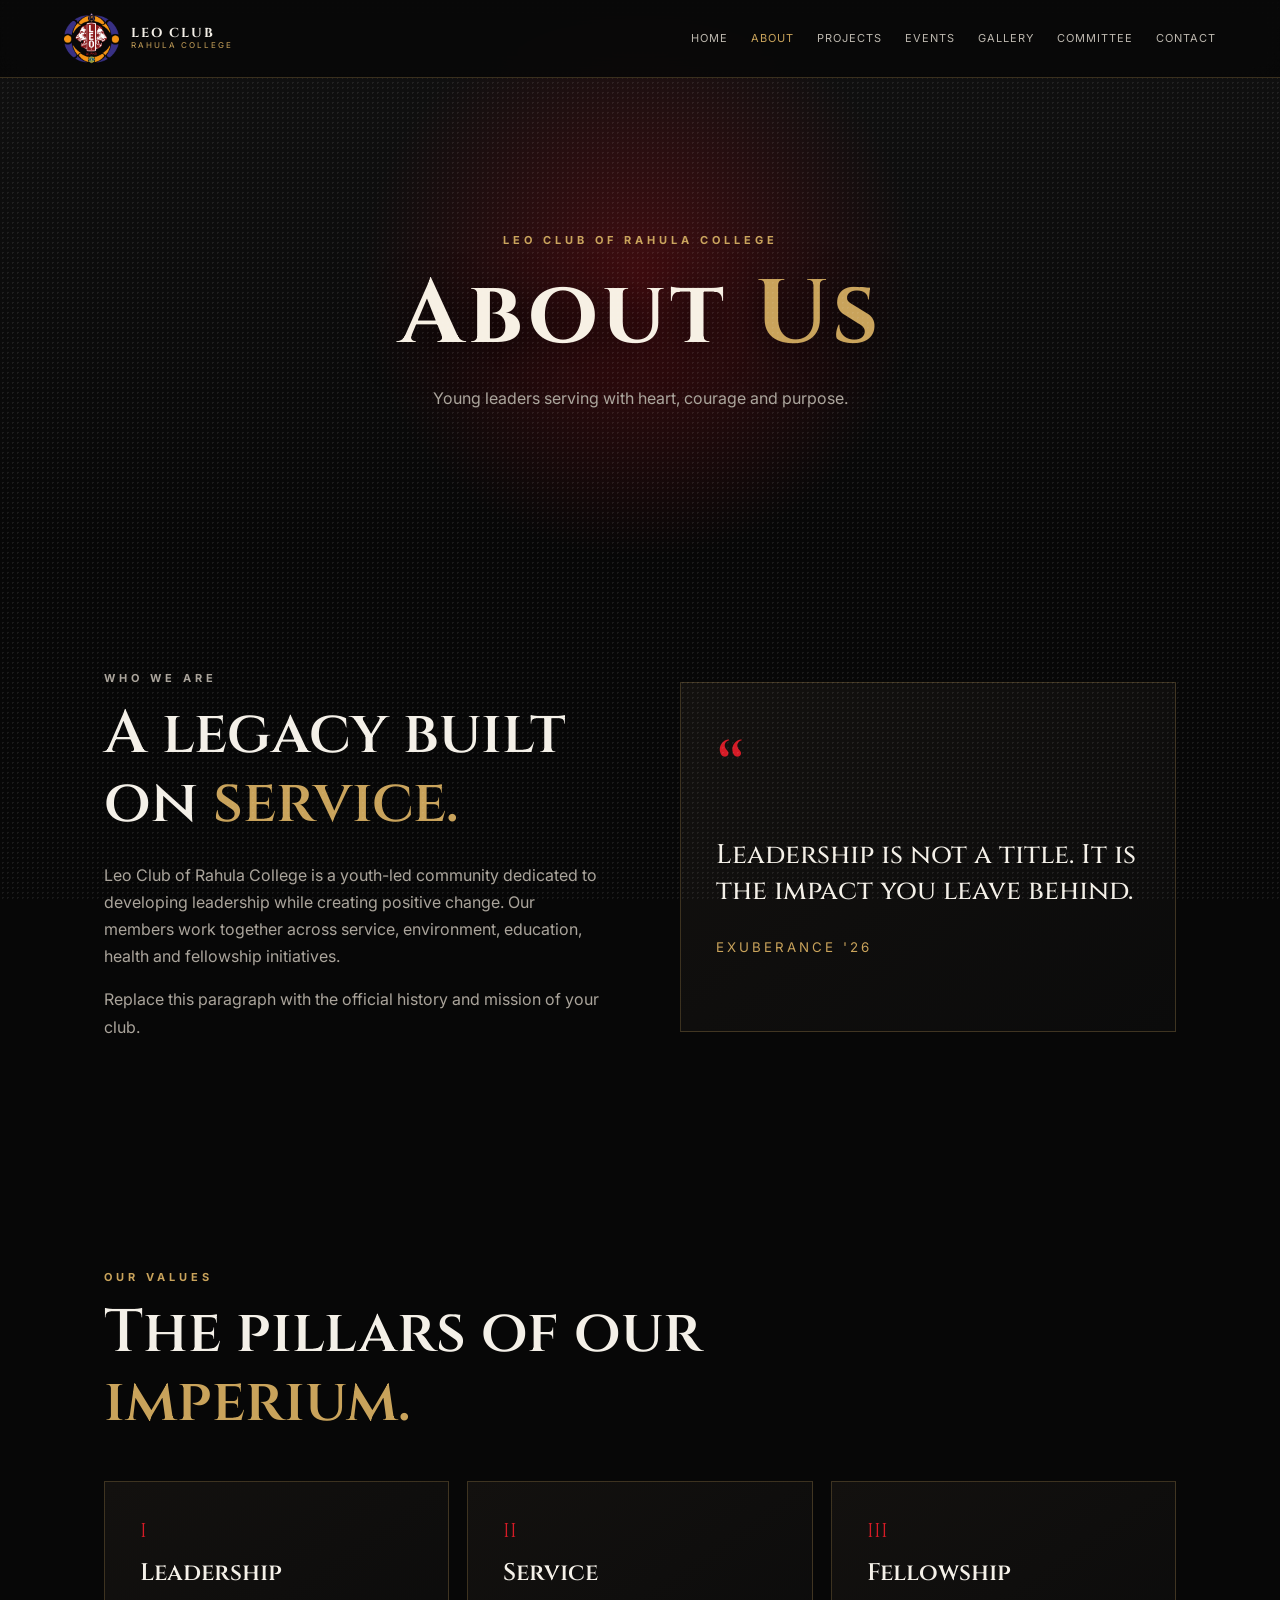
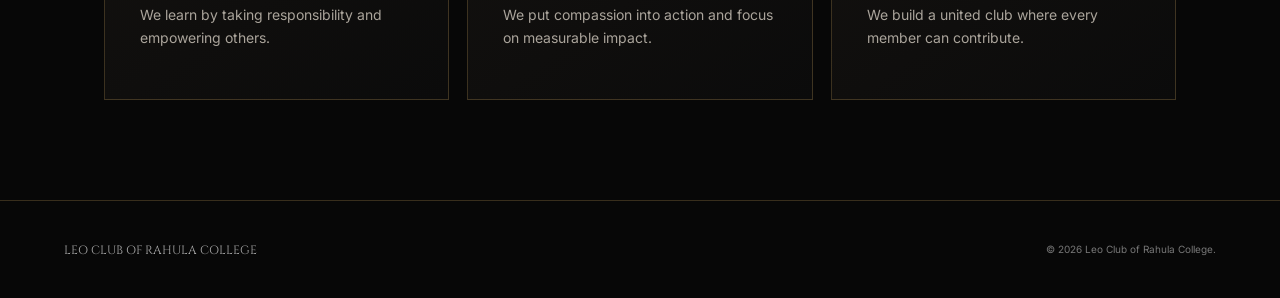
<file: about.html>
<!DOCTYPE html>
<html lang="en"><head><meta charset="UTF-8"><meta name="viewport" content="width=device-width,initial-scale=1.0"><title>About | Leo Club of Rahula College</title><link rel="preconnect" href="https://fonts.googleapis.com"><link rel="preconnect" href="https://fonts.gstatic.com" crossorigin><link href="https://fonts.googleapis.com/css2?family=Cinzel:wght@500;600;700;800&family=Inter:wght@400;500;600;700&display=swap" rel="stylesheet"><link rel="stylesheet" href="style.css"></head>

  <body>
    <header class="site-header">
  <a class="brand" href="index.html"><img src="LCRC.png" alt="Leo Club of Rahula College Logo"><div><b>LEO CLUB</b><small>RAHULA COLLEGE</small></div></a>
  <button class="menu-toggle" aria-label="Open menu">☰</button>
  <nav>
<a  href="index.html">Home</a>
    <a class="active" href="about.html">About</a>
    <a href="projects.html">Projects</a>
    <a href="events.html">Events</a>
    <a href="gallery.html">Gallery</a>
    <a href="team.html">Committee</a>
    <a href="contact.html">Contact</a>
  </nav>
</header>
<main><section class="page-hero"><p class="eyebrow">LEO CLUB OF RAHULA COLLEGE</p><h1>About <span>Us</span></h1><p>Young leaders serving with heart, courage and purpose.</p></section>
<section class="section split"><div class="text-block reveal"><p class="eyebrow">WHO WE ARE</p><h2>A legacy built on <span>service.</span></h2><p>Leo Club of Rahula College is a youth-led community dedicated to developing leadership while creating positive change. Our members work together across service, environment, education, health and fellowship initiatives.</p><p>Replace this paragraph with the official history and mission of your club.</p></div><div class="quote-card reveal"><span>“</span><h3>Leadership is not a title. It is the impact you leave behind.</h3><small>EXUBERANCE '26</small></div></section>
<section class="section"><div class="section-heading reveal"><p class="eyebrow">OUR VALUES</p><h2>The pillars of our <span>imperium.</span></h2></div><div class="feature-grid"><article class="feature-item reveal"><b>I</b><h3>Leadership</h3><p>We learn by taking responsibility and empowering others.</p></article><article class="feature-item reveal"><b>II</b><h3>Service</h3><p>We put compassion into action and focus on measurable impact.</p></article><article class="feature-item reveal"><b>III</b><h3>Fellowship</h3><p>We build a united club where every member can contribute.</p></article></div></section></main><footer><div><b>LEO CLUB OF RAHULA COLLEGE</b></div><p>© 2026 Leo Club of Rahula College.</p></footer><script src="script.js"></script></body></html>
</file>
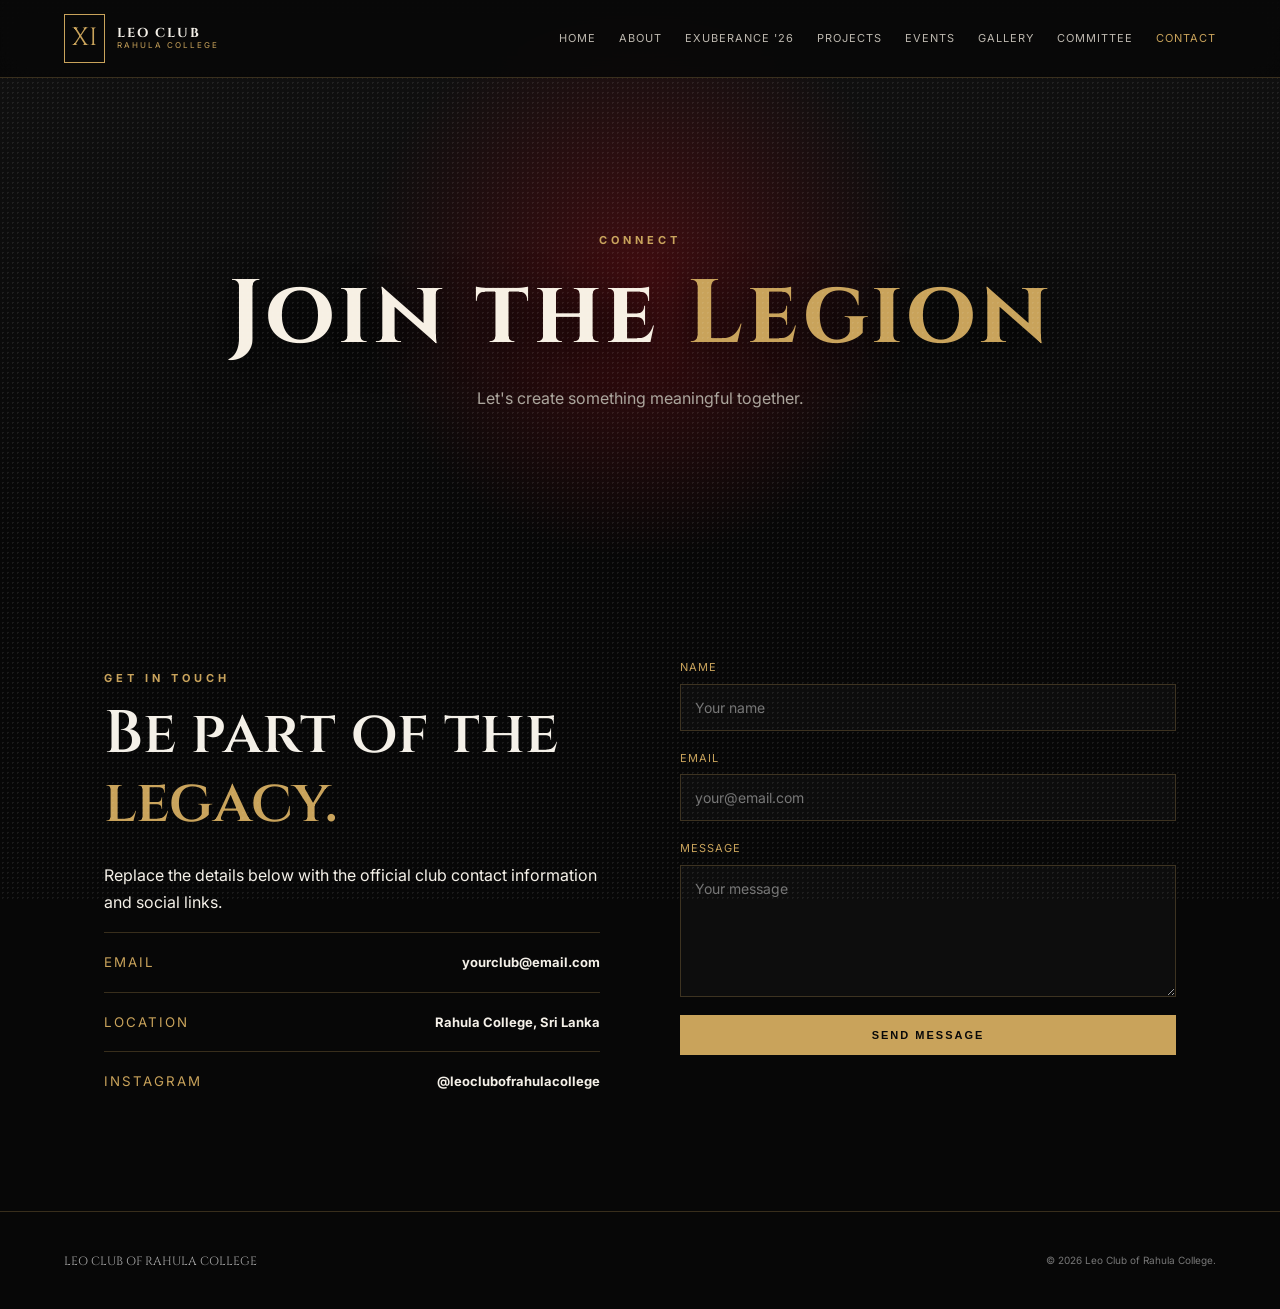
<file: contact.html>
<!DOCTYPE html>
<html lang="en"><head><meta charset="UTF-8"><meta name="viewport" content="width=device-width,initial-scale=1.0"><title>Contact | Leo Club of Rahula College</title><link rel="preconnect" href="https://fonts.googleapis.com"><link rel="preconnect" href="https://fonts.gstatic.com" crossorigin><link href="https://fonts.googleapis.com/css2?family=Cinzel:wght@500;600;700;800&family=Inter:wght@400;500;600;700&display=swap" rel="stylesheet"><link rel="stylesheet" href="style.css"></head>
<body><header class="site-header"><a class="brand" href="index.html"><span>XI</span><div><b>LEO CLUB</b><small>RAHULA COLLEGE</small></div></a><button class="menu-toggle">☰</button><nav><a href="index.html">Home</a><a href="about.html">About</a><a href="exuberance.html">Exuberance '26</a><a href="projects.html">Projects</a><a href="events.html">Events</a><a href="gallery.html">Gallery</a><a href="team.html">Committee</a><a class="active" href="contact.html">Contact</a></nav></header>
<main><section class="page-hero"><p class="eyebrow">CONNECT</p><h1>Join the <span>Legion</span></h1><p>Let's create something meaningful together.</p></section>
<section class="section contact-grid"><div class="contact-info reveal"><p class="eyebrow">GET IN TOUCH</p><h2>Be part of the <span>legacy.</span></h2><p>Replace the details below with the official club contact information and social links.</p><div class="contact-line"><small>EMAIL</small><b>yourclub@email.com</b></div><div class="contact-line"><small>LOCATION</small><b>Rahula College, Sri Lanka</b></div><div class="contact-line"><small>INSTAGRAM</small><b>@leoclubofrahulacollege</b></div></div><form class="contact-form reveal" onsubmit="event.preventDefault();alert('Thank you! Connect this form to your email service or backend.');"><label>Name<input required type="text" placeholder="Your name"></label><label>Email<input required type="email" placeholder="your@email.com"></label><label>Message<textarea required rows="6" placeholder="Your message"></textarea></label><button class="btn btn-gold" type="submit">Send Message</button></form></section></main><footer><div><b>LEO CLUB OF RAHULA COLLEGE</b></div><p>© 2026 Leo Club of Rahula College.</p></footer><script src="script.js"></script></body></html>
</file>
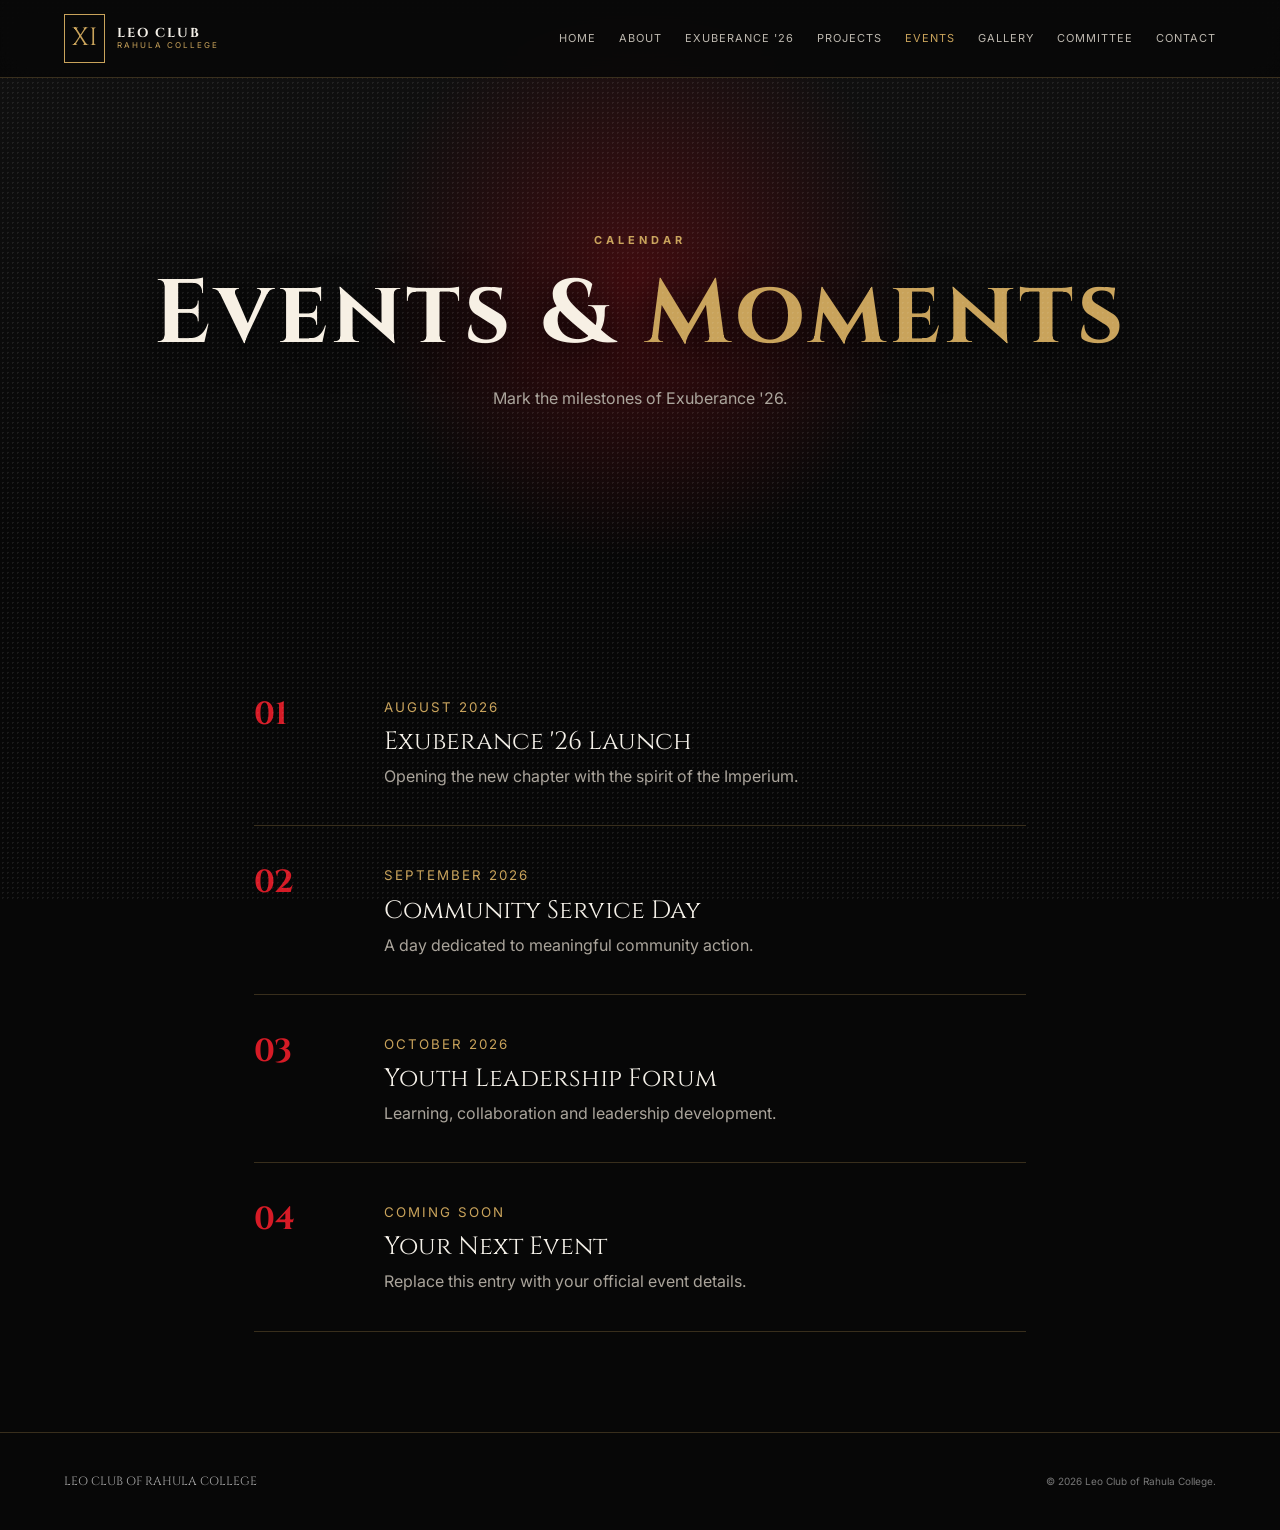
<file: events.html>
<!DOCTYPE html>
<html lang="en"><head><meta charset="UTF-8"><meta name="viewport" content="width=device-width,initial-scale=1.0"><title>Events | Leo Club of Rahula College</title><link rel="preconnect" href="https://fonts.googleapis.com"><link rel="preconnect" href="https://fonts.gstatic.com" crossorigin><link href="https://fonts.googleapis.com/css2?family=Cinzel:wght@500;600;700;800&family=Inter:wght@400;500;600;700&display=swap" rel="stylesheet"><link rel="stylesheet" href="style.css"></head>
<body><header class="site-header"><a class="brand" href="index.html"><span>XI</span><div><b>LEO CLUB</b><small>RAHULA COLLEGE</small></div></a><button class="menu-toggle">☰</button><nav><a href="index.html">Home</a><a href="about.html">About</a><a href="exuberance.html">Exuberance '26</a><a href="projects.html">Projects</a><a class="active" href="events.html">Events</a><a href="gallery.html">Gallery</a><a href="team.html">Committee</a><a href="contact.html">Contact</a></nav></header>
<main><section class="page-hero"><p class="eyebrow">CALENDAR</p><h1>Events &amp; <span>Moments</span></h1><p>Mark the milestones of Exuberance '26.</p></section>
<section class="section timeline"><div class="timeline-item reveal"><span>01</span><div><small>AUGUST 2026</small><h3>Exuberance '26 Launch</h3><p>Opening the new chapter with the spirit of the Imperium.</p></div></div><div class="timeline-item reveal"><span>02</span><div><small>SEPTEMBER 2026</small><h3>Community Service Day</h3><p>A day dedicated to meaningful community action.</p></div></div><div class="timeline-item reveal"><span>03</span><div><small>OCTOBER 2026</small><h3>Youth Leadership Forum</h3><p>Learning, collaboration and leadership development.</p></div></div><div class="timeline-item reveal"><span>04</span><div><small>COMING SOON</small><h3>Your Next Event</h3><p>Replace this entry with your official event details.</p></div></div></section></main><footer><div><b>LEO CLUB OF RAHULA COLLEGE</b></div><p>© 2026 Leo Club of Rahula College.</p></footer><script src="script.js"></script></body></html>
</file>
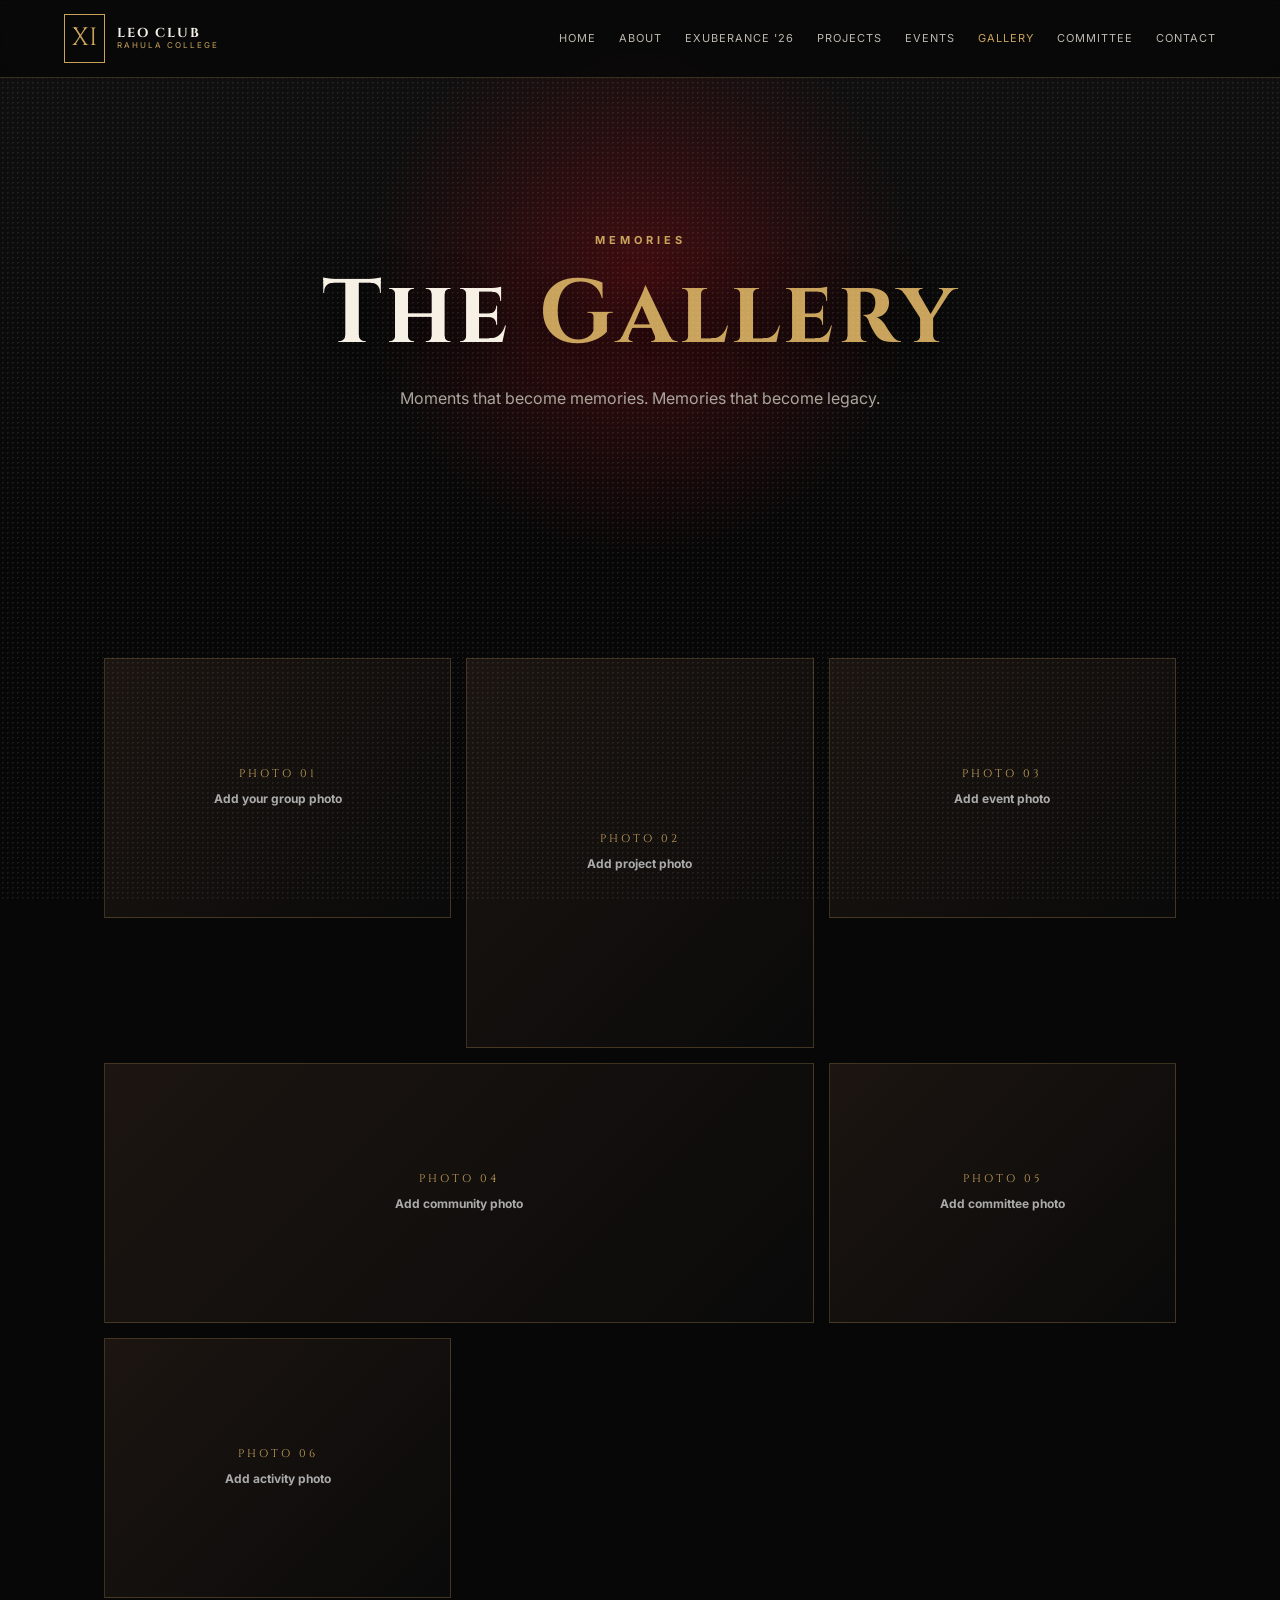
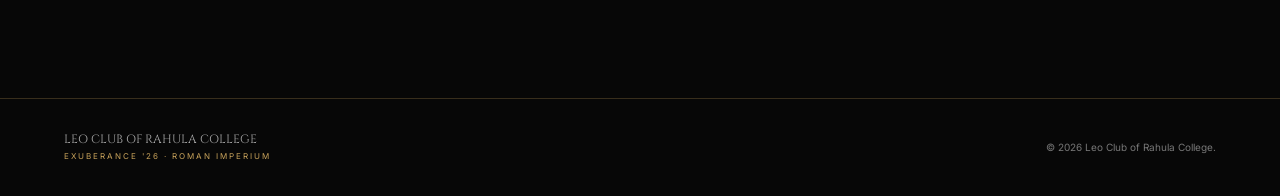
<file: gallery.html>
<!DOCTYPE html>
<html lang="en"><head><meta charset="UTF-8"><meta name="viewport" content="width=device-width,initial-scale=1.0"><title>Gallery | Leo Club of Rahula College</title><link rel="preconnect" href="https://fonts.googleapis.com"><link rel="preconnect" href="https://fonts.gstatic.com" crossorigin><link href="https://fonts.googleapis.com/css2?family=Cinzel:wght@500;600;700;800&family=Inter:wght@400;500;600;700&display=swap" rel="stylesheet"><link rel="stylesheet" href="style.css"></head>
<body><header class="site-header"><a class="brand" href="index.html"><span>XI</span><div><b>LEO CLUB</b><small>RAHULA COLLEGE</small></div></a><button class="menu-toggle">☰</button><nav><a href="index.html">Home</a><a href="about.html">About</a><a href="exuberance.html">Exuberance '26</a><a href="projects.html">Projects</a><a href="events.html">Events</a><a class="active" href="gallery.html">Gallery</a><a href="team.html">Committee</a><a href="contact.html">Contact</a></nav></header>
<main><section class="page-hero"><p class="eyebrow">MEMORIES</p><h1>The <span>Gallery</span></h1><p>Moments that become memories. Memories that become legacy.</p></section>
<section class="section gallery-grid">
  <div class="gallery-placeholder reveal"><span>PHOTO 01</span><b>Add your group photo</b></div>
  <div class="gallery-placeholder tall reveal"><span>PHOTO 02</span><b>Add project photo</b></div>
  <div class="gallery-placeholder reveal"><span>PHOTO 03</span><b>Add event photo</b></div>
  <div class="gallery-placeholder wide reveal"><span>PHOTO 04</span><b>Add community photo</b></div>
  <div class="gallery-placeholder reveal"><span>PHOTO 05</span><b>Add committee photo</b></div>
  <div class="gallery-placeholder reveal"><span>PHOTO 06</span><b>Add activity photo</b></div>
</section></main><footer><div><b>LEO CLUB OF RAHULA COLLEGE</b><span>EXUBERANCE '26 · ROMAN IMPERIUM</span></div><p>© 2026 Leo Club of Rahula College.</p></footer><script src="script.js"></script></body></html>
</file>
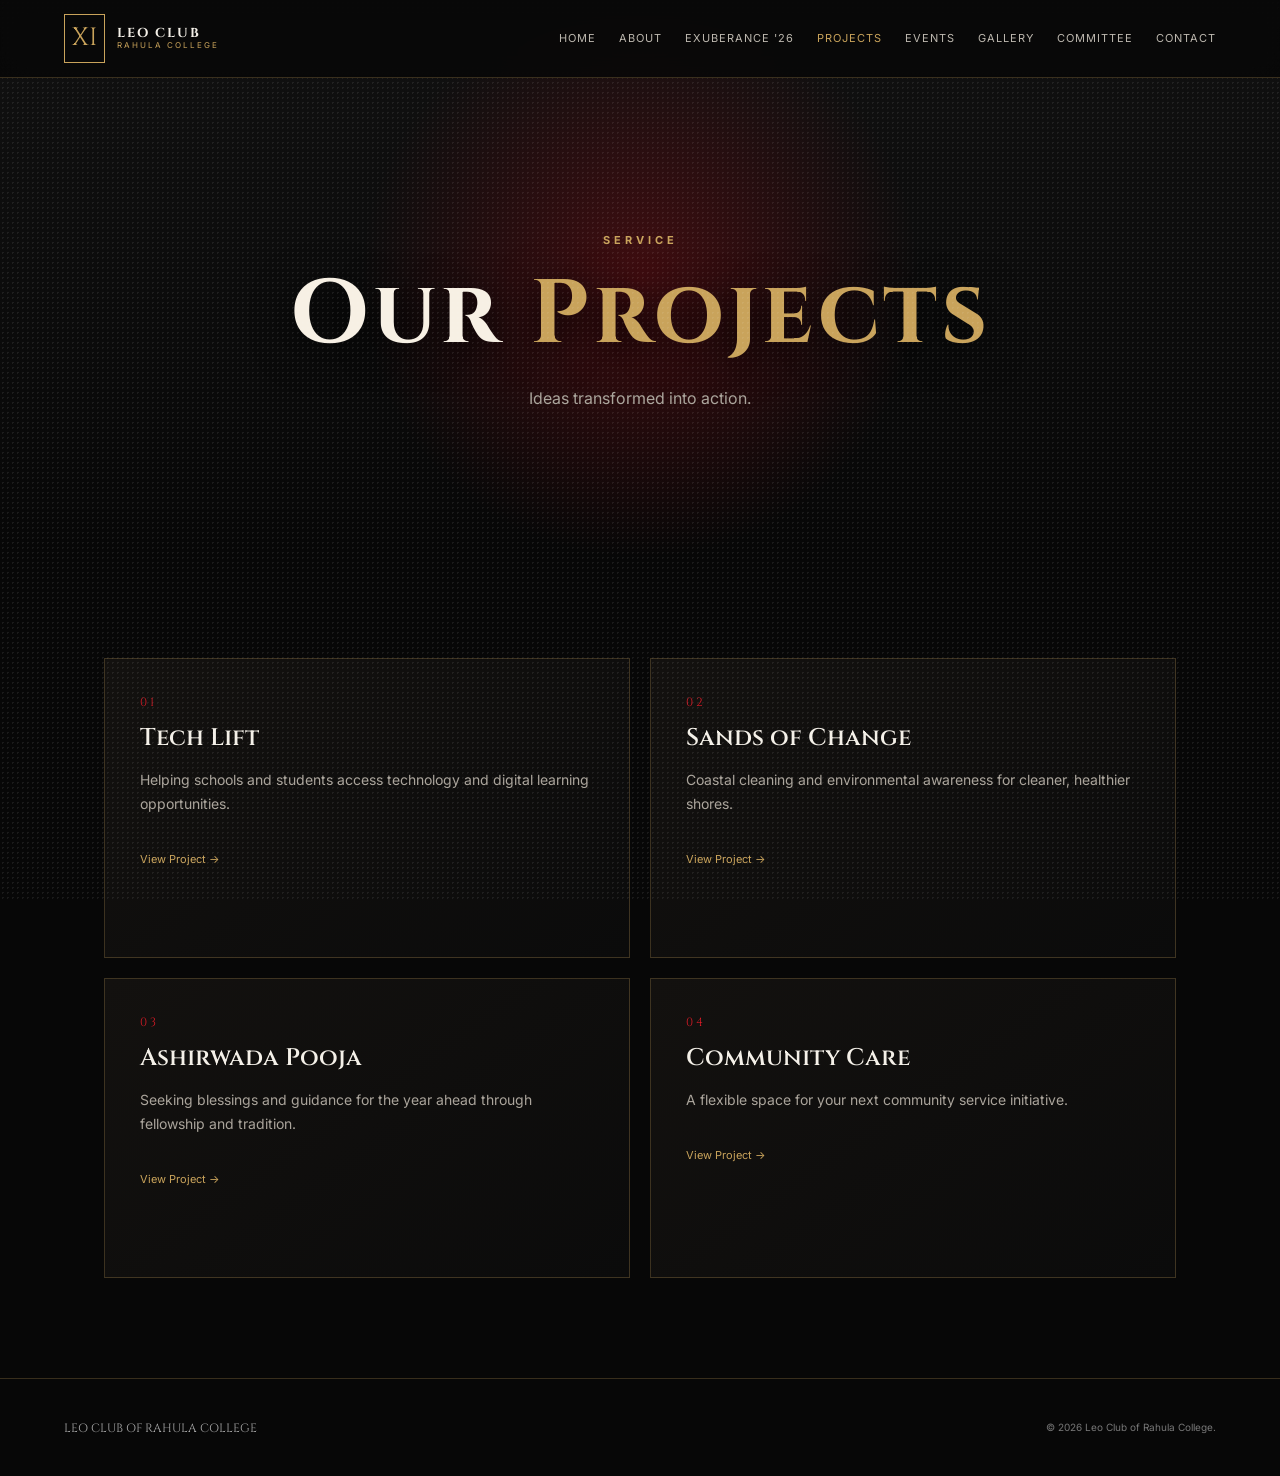
<file: projects.html>
<!DOCTYPE html>
<html lang="en"><head><meta charset="UTF-8"><meta name="viewport" content="width=device-width,initial-scale=1.0"><title>Projects | Leo Club of Rahula College</title><link rel="preconnect" href="https://fonts.googleapis.com"><link rel="preconnect" href="https://fonts.gstatic.com" crossorigin><link href="https://fonts.googleapis.com/css2?family=Cinzel:wght@500;600;700;800&family=Inter:wght@400;500;600;700&display=swap" rel="stylesheet"><link rel="stylesheet" href="style.css"></head>
<body><header class="site-header"><a class="brand" href="index.html"><span>XI</span><div><b>LEO CLUB</b><small>RAHULA COLLEGE</small></div></a><button class="menu-toggle">☰</button><nav><a href="index.html">Home</a><a href="about.html">About</a><a href="exuberance.html">Exuberance '26</a><a class="active" href="projects.html">Projects</a><a href="events.html">Events</a><a href="gallery.html">Gallery</a><a href="team.html">Committee</a><a href="contact.html">Contact</a></nav></header>
<main><section class="page-hero"><p class="eyebrow">SERVICE</p><h1>Our <span>Projects</span></h1><p>Ideas transformed into action.</p></section>
<section class="section cards"><article class="project-card reveal"><div class="project-number">01</div><h3>Tech Lift</h3><p>Helping schools and students access technology and digital learning opportunities.</p><a href="#">View Project →</a></article><article class="project-card reveal"><div class="project-number">02</div><h3>Sands of Change</h3><p>Coastal cleaning and environmental awareness for cleaner, healthier shores.</p><a href="#">View Project →</a></article><article class="project-card reveal"><div class="project-number">03</div><h3>Ashirwada Pooja</h3><p>Seeking blessings and guidance for the year ahead through fellowship and tradition.</p><a href="#">View Project →</a></article><article class="project-card reveal"><div class="project-number">04</div><h3>Community Care</h3><p>A flexible space for your next community service initiative.</p><a href="#">View Project →</a></article></section></main><footer><div><b>LEO CLUB OF RAHULA COLLEGE</b></div><p>© 2026 Leo Club of Rahula College.</p></footer><script src="script.js"></script></body></html>
</file>
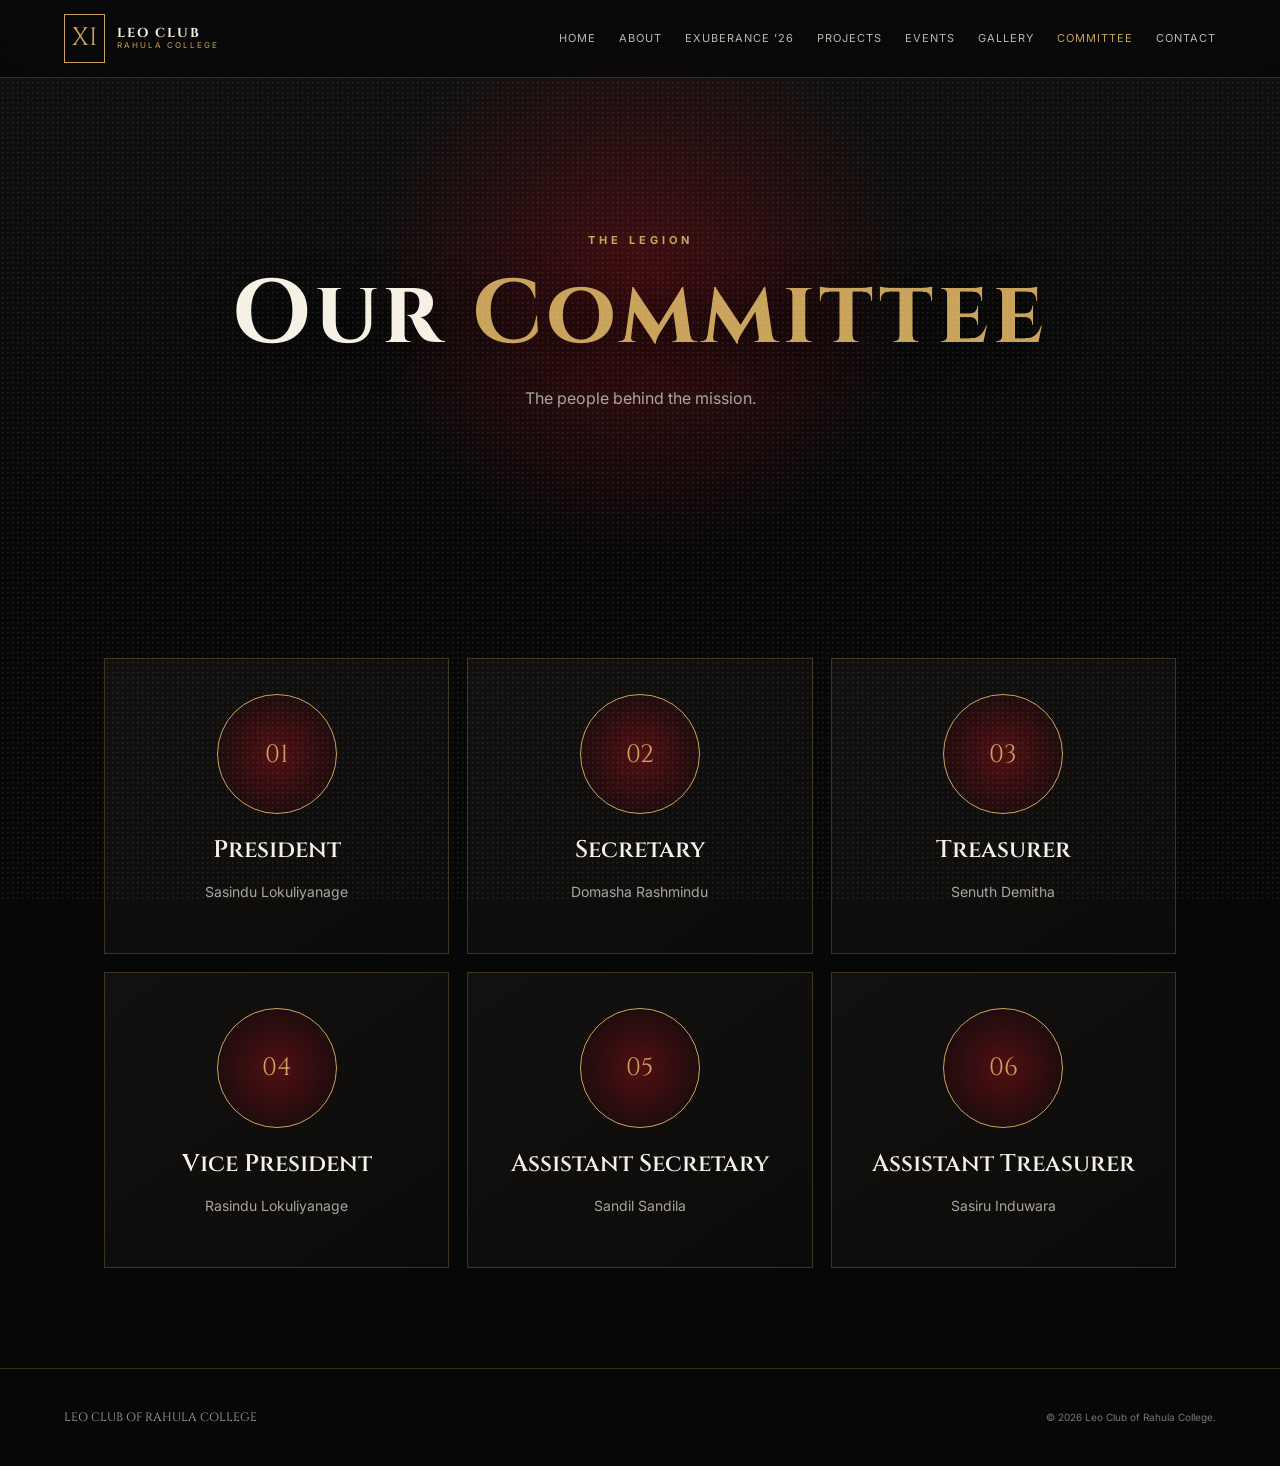
<file: team.html>
<!DOCTYPE html>
<html lang="en"><head><meta charset="UTF-8"><meta name="viewport" content="width=device-width,initial-scale=1.0"><title>Committee | Leo Club of Rahula College</title><link rel="preconnect" href="https://fonts.googleapis.com"><link rel="preconnect" href="https://fonts.gstatic.com" crossorigin><link href="https://fonts.googleapis.com/css2?family=Cinzel:wght@500;600;700;800&family=Inter:wght@400;500;600;700&display=swap" rel="stylesheet"><link rel="stylesheet" href="style.css"></head>
<body><header class="site-header"><a class="brand" href="index.html"><span>XI</span><div><b>LEO CLUB</b><small>RAHULA COLLEGE</small></div></a><button class="menu-toggle">☰</button><nav><a href="index.html">Home</a><a href="about.html">About</a><a href="exuberance.html">Exuberance '26</a><a href="projects.html">Projects</a><a href="events.html">Events</a><a href="gallery.html">Gallery</a><a class="active" href="team.html">Committee</a><a href="contact.html">Contact</a></nav></header>
<main><section class="page-hero"><p class="eyebrow">THE LEGION</p><h1>Our <span>Committee</span></h1><p>The people behind the mission.</p></section>
<section class="section team-grid"><article class="member reveal"><div class="avatar">01</div><h3>President</h3><p>Sasindu Lokuliyanage</p></article>
  <article class="member reveal"><div class="avatar">02</div><h3>Secretary</h3><p>Domasha Rashmindu</p>
  </article><article class="member reveal"><div class="avatar">03</div><h3>Treasurer</h3><p>Senuth Demitha</p>
  </article><article class="member reveal"><div class="avatar">04</div><h3>Vice President</h3><p>Rasindu Lokuliyanage</p></article>
  <article class="member reveal"><div class="avatar">05</div><h3>Assistant Secretary</h3><p>Sandil Sandila</p></article>
  <article class="member reveal"><div class="avatar">06</div><h3>Assistant Treasurer</h3><p>Sasiru Induwara</p></article>
</section></main><footer><div><b>LEO CLUB OF RAHULA COLLEGE</b></div><p>© 2026 Leo Club of Rahula College.</p></footer><script src="script.js"></script></body></html>
</file>
<file: style.css>
:root{--red:#a10f18;--red2:#d61b26;--gold:#c9a35b;--gold2:#f0d18a;--black:#070707;--panel:#11100f;--muted:#aaa49b;--white:#f4f0e8;--line:rgba(201,163,91,.25)}*{box-sizing:border-box}html{scroll-behavior:smooth}body{margin:0;background:var(--black);color:var(--white);font-family:Inter,Arial,sans-serif;line-height:1.7}body:before{content:"";position:fixed;inset:0;pointer-events:none;opacity:.08;background-image:radial-gradient(#fff 1px,transparent 1px);background-size:5px 5px;z-index:10}a{color:inherit;text-decoration:none}.site-header{position:fixed;top:0;left:0;right:0;height:78px;padding:0 5vw;display:flex;align-items:center;justify-content:space-between;background:rgba(7,7,7,.82);backdrop-filter:blur(14px);border-bottom:1px solid var(--line);z-index:20}.brand{display:flex;align-items:center;gap:12px}.brand>span{font-family:Cinzel,serif;color:var(--gold);font-size:25px;border:1px solid var(--gold);padding:2px 7px}.brand b,.brand small{display:block;line-height:1.15}.brand b{font-family:Cinzel;font-size:13px;letter-spacing:2px}.brand small{font-size:8px;letter-spacing:2px;color:var(--gold)}nav{display:flex;gap:23px;align-items:center}nav a{font-size:11px;letter-spacing:1px;text-transform:uppercase;color:#bdb8af;transition:.25s}nav a:hover,nav a.active{color:var(--gold)}.menu-toggle{display:none;background:none;color:var(--gold);border:0;font-size:25px}.hero{min-height:100vh;display:grid;place-items:center;text-align:center;position:relative;overflow:hidden}.hero-bg{position:absolute;inset:0;background:radial-gradient(circle at 50% 35%,rgba(161,15,24,.42),transparent 30%),linear-gradient(180deg,rgba(0,0,0,.2),#070707 90%),url("assets/hero.jpg") center/cover no-repeat;filter:saturate(.8)}.hero:after{content:"";position:absolute;inset:0;background:linear-gradient(90deg,rgba(0,0,0,.75),transparent 50%,rgba(0,0,0,.75))}.hero-content{position:relative;z-index:2;max-width:900px;padding:100px 25px 60px}.eyebrow{font-size:11px;letter-spacing:4px;color:var(--gold);font-weight:700}.hero h1,.page-hero h1{font-family:Cinzel,serif;font-size:clamp(45px,9vw,110px);line-height:.98;letter-spacing:4px;margin:20px 0;color:#f7f0e4;text-shadow:0 8px 40px #000}.hero h1 em{font-style:normal;color:var(--red2)}.hero h1 span,.page-hero h1 span,h2 span{color:var(--gold)}.roman-line{font-family:Cinzel;color:var(--gold);font-size:12px;letter-spacing:5px;display:flex;align-items:center;justify-content:center;gap:18px}.roman-line span{height:1px;width:80px;background:var(--gold)}.hero-copy{max-width:650px;margin:25px auto;color:#d0cbc2}.hero-actions{display:flex;justify-content:center;gap:12px;margin-top:30px}.btn{display:inline-block;padding:13px 25px;border:1px solid var(--gold);font-size:11px;letter-spacing:2px;text-transform:uppercase;font-weight:700;cursor:pointer}.btn-gold{background:var(--gold);color:#090909}.btn-gold:hover{background:var(--gold2)}.btn-outline{color:var(--gold)}.scroll-cue{position:absolute;bottom:28px;z-index:3;font-size:9px;letter-spacing:3px;color:#aaa}.scroll-cue span{font-size:17px;margin-left:8px;color:var(--gold)}.section{max-width:1200px;margin:auto;padding:100px 5vw}.stats{max-width:none;border-top:1px solid var(--line);border-bottom:1px solid var(--line);display:grid;grid-template-columns:repeat(4,1fr);padding-top:45px;padding-bottom:45px}.stat{text-align:center;border-right:1px solid var(--line)}.stat:last-child{border:0}.stat strong{font:700 38px Cinzel;color:var(--gold);display:block}.stat span{font-size:9px;letter-spacing:2px;color:#888}.split{display:grid;grid-template-columns:1fr 1fr;gap:80px;align-items:center}.roman-card{min-height:430px;border:1px solid var(--line);background:radial-gradient(circle at center,rgba(161,15,24,.4),transparent 55%),linear-gradient(135deg,#17120e,#090909);display:flex;flex-direction:column;align-items:center;justify-content:center;text-align:center;position:relative}.roman-card:before,.roman-card:after{content:"";position:absolute;width:75%;height:75%;border:1px solid rgba(201,163,91,.16)}.roman-card:after{width:67%;height:67%}.laurel{font-size:45px;color:var(--gold)}.roman-card p{font:11px Cinzel;letter-spacing:4px;color:var(--gold)}.roman-card h2{font:700 55px Cinzel;line-height:1.05}.roman-card h2 span{color:var(--red2)}h2{font:600 clamp(32px,5vw,60px) Cinzel;line-height:1.15;margin:10px 0 25px}.text-block p{color:var(--muted);max-width:560px}.text-link{display:inline-block;margin-top:20px;color:var(--gold);font-size:12px;letter-spacing:1px}.section-heading{max-width:750px;margin-bottom:45px}.feature-grid{display:grid;grid-template-columns:repeat(3,1fr);gap:18px}.feature-item,.project-card,.member,.quote-card{border:1px solid var(--line);background:linear-gradient(145deg,#13110f,#0b0b0b);padding:35px}.feature-item b{font:20px Cinzel;color:var(--red2)}.feature-item h3,.project-card h3,.member h3{font:600 24px Cinzel;margin:12px 0}.feature-item p,.project-card p,.member p{color:var(--muted);font-size:14px}.cta{text-align:center;border-top:1px solid var(--line);margin-top:20px}.cta h2{font-size:55px}.page-hero{min-height:62vh;padding:180px 5vw 90px;display:flex;flex-direction:column;align-items:center;justify-content:center;text-align:center;background:radial-gradient(circle at center,rgba(161,15,24,.35),transparent 40%),linear-gradient(#111, #070707)}.page-hero h1{font-size:clamp(45px,8vw,90px);margin:10px}.page-hero>p:last-child{color:var(--muted)}.quote-card{min-height:350px;display:flex;flex-direction:column;justify-content:center}.quote-card>span{font:90px Cinzel;color:var(--red2);line-height:.6}.quote-card h3{font:500 27px Cinzel}.quote-card small{letter-spacing:3px;color:var(--gold)}.manifesto{max-width:900px;text-align:center}.manifesto p:last-child{color:var(--muted);font-size:17px}.cards{display:grid;grid-template-columns:repeat(2,1fr);gap:20px}.project-card{min-height:300px;position:relative;overflow:hidden}.project-number{font:12px Cinzel;color:var(--red2);letter-spacing:3px}.project-card a{display:inline-block;margin-top:20px;color:var(--gold);font-size:11px}.timeline{max-width:900px}.timeline-item{display:grid;grid-template-columns:100px 1fr;gap:30px;padding:35px 0;border-bottom:1px solid var(--line)}.timeline-item>span{font:700 32px Cinzel;color:var(--red2)}.timeline-item small{color:var(--gold);letter-spacing:2px}.timeline-item h3{font:25px Cinzel;margin:5px 0}.timeline-item p{color:var(--muted);margin:0}.gallery-grid{display:grid;grid-template-columns:repeat(3,1fr);gap:15px}.gallery-placeholder{height:260px;background:linear-gradient(135deg,#1c1511,#0a0a0a);border:1px solid var(--line);display:flex;flex-direction:column;align-items:center;justify-content:center;text-align:center;color:#777}.gallery-placeholder.tall{height:390px}.gallery-placeholder.wide{grid-column:span 2}.gallery-placeholder span{font:11px Cinzel;color:var(--gold);letter-spacing:3px}.gallery-placeholder b{font-size:12px;margin-top:8px;color:#aaa}.team-grid{display:grid;grid-template-columns:repeat(3,1fr);gap:18px}.member{text-align:center}.avatar{width:120px;height:120px;margin:0 auto 20px;border-radius:50%;border:1px solid var(--gold);display:grid;place-items:center;background:radial-gradient(circle,rgba(161,15,24,.45),#0b0b0b);font:25px Cinzel;color:var(--gold)}.contact-grid{display:grid;grid-template-columns:1fr 1fr;gap:80px}.contact-line{border-top:1px solid var(--line);padding:18px 0;display:flex;justify-content:space-between;gap:20px}.contact-line small{color:var(--gold);letter-spacing:2px}.contact-line b{font-size:13px}.contact-form{display:flex;flex-direction:column;gap:18px}.contact-form label{font-size:11px;letter-spacing:1px;color:var(--gold);text-transform:uppercase}.contact-form input,.contact-form textarea{display:block;width:100%;margin-top:7px;background:#0d0d0d;border:1px solid var(--line);padding:14px;color:white;font:14px Inter;outline:none}.contact-form input:focus,.contact-form textarea:focus{border-color:var(--gold)}footer{border-top:1px solid var(--line);padding:30px 5vw;display:flex;justify-content:space-between;gap:20px;align-items:center;color:#777;font-size:10px}footer b{font:12px Cinzel;color:#aaa;display:block}footer span{font-size:8px;letter-spacing:2px;color:var(--gold)}.reveal{opacity:0;transform:translateY(25px);transition:opacity .8s ease,transform .8s ease}.reveal.visible{opacity:1;transform:none}@media(max-width:900px){nav{position:absolute;top:78px;left:0;right:0;background:#090909;border-bottom:1px solid var(--line);display:none;flex-direction:column;padding:20px}nav.open{display:flex}.menu-toggle{display:block}.stats{grid-template-columns:repeat(2,1fr);gap:25px}.stat:nth-child(2){border:0}.split,.contact-grid{grid-template-columns:1fr;gap:40px}.feature-grid,.team-grid{grid-template-columns:1fr 1fr}.gallery-grid{grid-template-columns:1fr 1fr}.gallery-placeholder.wide{grid-column:span 2}}@media(max-width:600px){.brand b{font-size:11px}.hero-content{padding-top:120px}.hero-actions{flex-direction:column}.stats{grid-template-columns:1fr 1fr}.feature-grid,.team-grid,.cards,.gallery-grid{grid-template-columns:1fr}.gallery-placeholder,.gallery-placeholder.tall{height:260px}.gallery-placeholder.wide{grid-column:auto}.timeline-item{grid-template-columns:55px 1fr;gap:15px}.timeline-item>span{font-size:23px}.cta h2{font-size:38px}footer{flex-direction:column;align-items:flex-start}.section{padding:75px 6vw}.page-hero{min-height:55vh;padding-left:6vw;padding-right:6vw}}
.brand {
    display: flex;
    align-items: center;
    gap: 12px;
    text-decoration: none;
}

.brand img {
    width: 55px;
    height: 55px;
    object-fit: contain;
}
</file>
